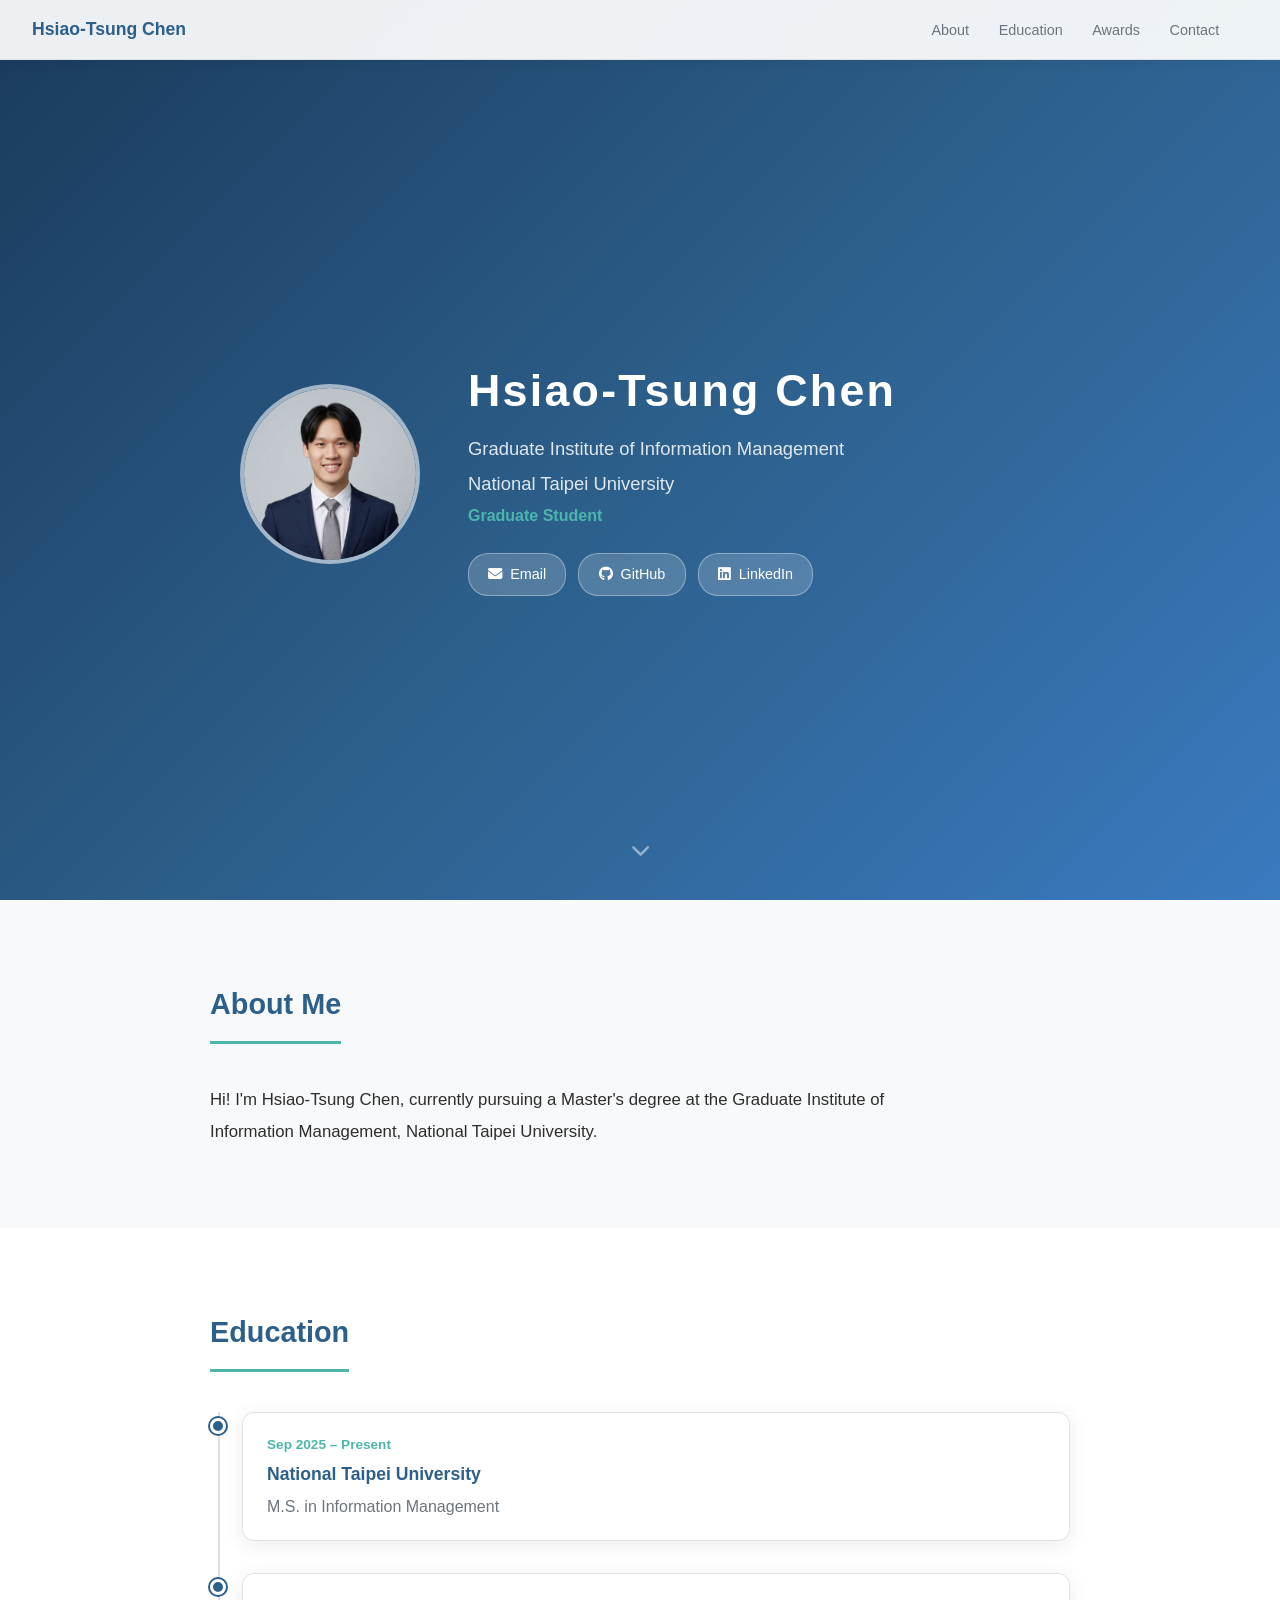
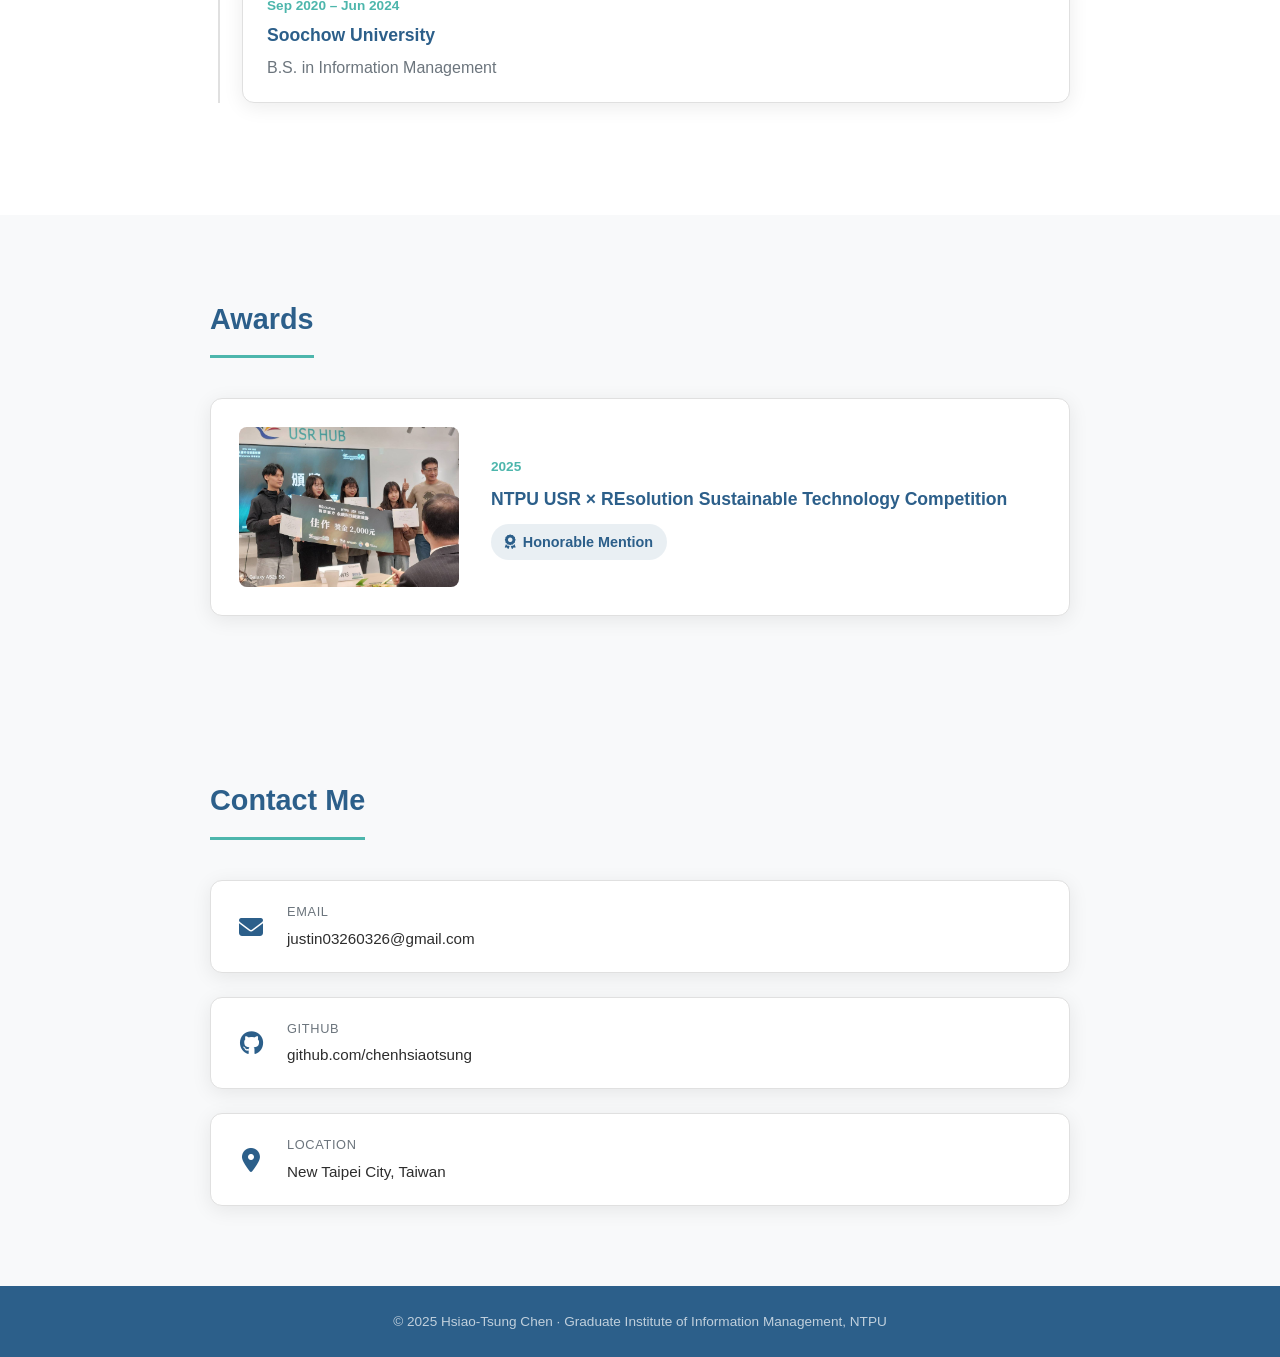
<file: index.html>
<!DOCTYPE html>
<html lang="en">
<head>
  <meta charset="UTF-8" />
  <meta name="viewport" content="width=device-width, initial-scale=1.0" />
  <title>Hsiao-Tsung Chen | Personal Website</title>
  <link rel="stylesheet" href="style.css" />
  <link rel="stylesheet" href="https://cdnjs.cloudflare.com/ajax/libs/font-awesome/6.5.0/css/all.min.css" />
</head>
<body>

  <!-- Navigation -->
  <nav class="navbar">
    <div class="nav-name">Hsiao-Tsung Chen</div>
    <ul class="nav-links">
      <li><a href="#about-me">About</a></li>
      <li><a href="#education">Education</a></li>
      <li><a href="#awards">Awards</a></li>
      <li><a href="#contact">Contact</a></li>
    </ul>
  </nav>

  <!-- Hero Section -->
  <section class="hero" id="about">
    <div class="hero-content">
      <div class="profile-photo-wrapper">
        <div class="profile-photo" onclick="showPhotoTip()">
          <img src="photo.jpg" alt="Hsiao-Tsung Chen" />
        </div>
      </div>
      <div class="hero-info">
        <h1 class="name">Hsiao-Tsung Chen</h1>
        <p class="title">Graduate Institute of Information Management</p>
        <p class="title">National Taipei University</p>
        <p class="subtitle">Graduate Student</p>
        <div class="contact-links">
          <a href="mailto:justin03260326@gmail.com" class="contact-btn">
            <i class="fa-solid fa-envelope"></i>
            <span>Email</span>
          </a>
          <a href="https://github.com/chenhsiaotsung" target="_blank" class="contact-btn">
            <i class="fa-brands fa-github"></i>
            <span>GitHub</span>
          </a>
          <a href="https://linkedin.com/" target="_blank" class="contact-btn">
            <i class="fa-brands fa-linkedin"></i>
            <span>LinkedIn</span>
          </a>
        </div>
      </div>
    </div>
    <div class="scroll-hint">
      <i class="fa-solid fa-chevron-down"></i>
    </div>
  </section>

  <!-- About Me -->
  <section class="section" id="about-me">
    <div class="container">
      <h2 class="section-title">About Me</h2>
      <div class="about-text">
        <p>
          Hi! I'm Hsiao-Tsung Chen, currently pursuing a Master's degree at the Graduate
          Institute of Information Management, National Taipei University.
        </p>
      </div>
    </div>
  </section>

  <!-- Education -->
  <section class="section section-alt" id="education">
    <div class="container">
      <h2 class="section-title">Education</h2>
      <div class="timeline">
        <div class="timeline-item">
          <div class="timeline-dot"></div>
          <div class="timeline-content">
            <div class="timeline-year">Sep 2025 – Present</div>
            <h3>National Taipei University</h3>
            <p>M.S. in Information Management</p>
          </div>
        </div>
        <div class="timeline-item">
          <div class="timeline-dot"></div>
          <div class="timeline-content">
            <div class="timeline-year">Sep 2020 – Jun 2024</div>
            <h3>Soochow University</h3>
            <p>B.S. in Information Management</p>
          </div>
        </div>
      </div>
    </div>
  </section>

  <!-- Awards -->
  <section class="section" id="awards">
    <div class="container">
      <h2 class="section-title">Awards</h2>
      <div class="award-card">
        <div class="award-photo-wrapper">
          <img src="award.jpg" alt="2025 NTPU USR × REsolution Competition" class="award-photo" />
        </div>
        <div class="award-info">
          <div class="award-year">2025</div>
          <h3>NTPU USR × REsolution Sustainable Technology Competition</h3>
          <p class="award-badge"><i class="fa-solid fa-award"></i> Honorable Mention</p>
        </div>
      </div>
    </div>
  </section>

  <!-- Contact -->
  <section class="section" id="contact">
    <div class="container">
      <h2 class="section-title">Contact Me</h2>
      <div class="contact-grid">
        <div class="contact-item">
          <i class="fa-solid fa-envelope"></i>
          <div>
            <p class="contact-label">Email</p>
            <a href="mailto:justin03260326@gmail.com">justin03260326@gmail.com</a>
          </div>
        </div>
        <div class="contact-item">
          <i class="fa-brands fa-github"></i>
          <div>
            <p class="contact-label">GitHub</p>
            <a href="https://github.com/chenhsiaotsung" target="_blank">github.com/chenhsiaotsung</a>
          </div>
        </div>
        <div class="contact-item">
          <i class="fa-solid fa-location-dot"></i>
          <div>
            <p class="contact-label">Location</p>
            <span>New Taipei City, Taiwan</span>
          </div>
        </div>
      </div>
    </div>
  </section>

  <!-- Footer -->
  <footer class="footer">
    <p>© 2025 Hsiao-Tsung Chen &middot; Graduate Institute of Information Management, NTPU</p>
  </footer>

  <script src="script.js"></script>
</body>
</html>
</file>
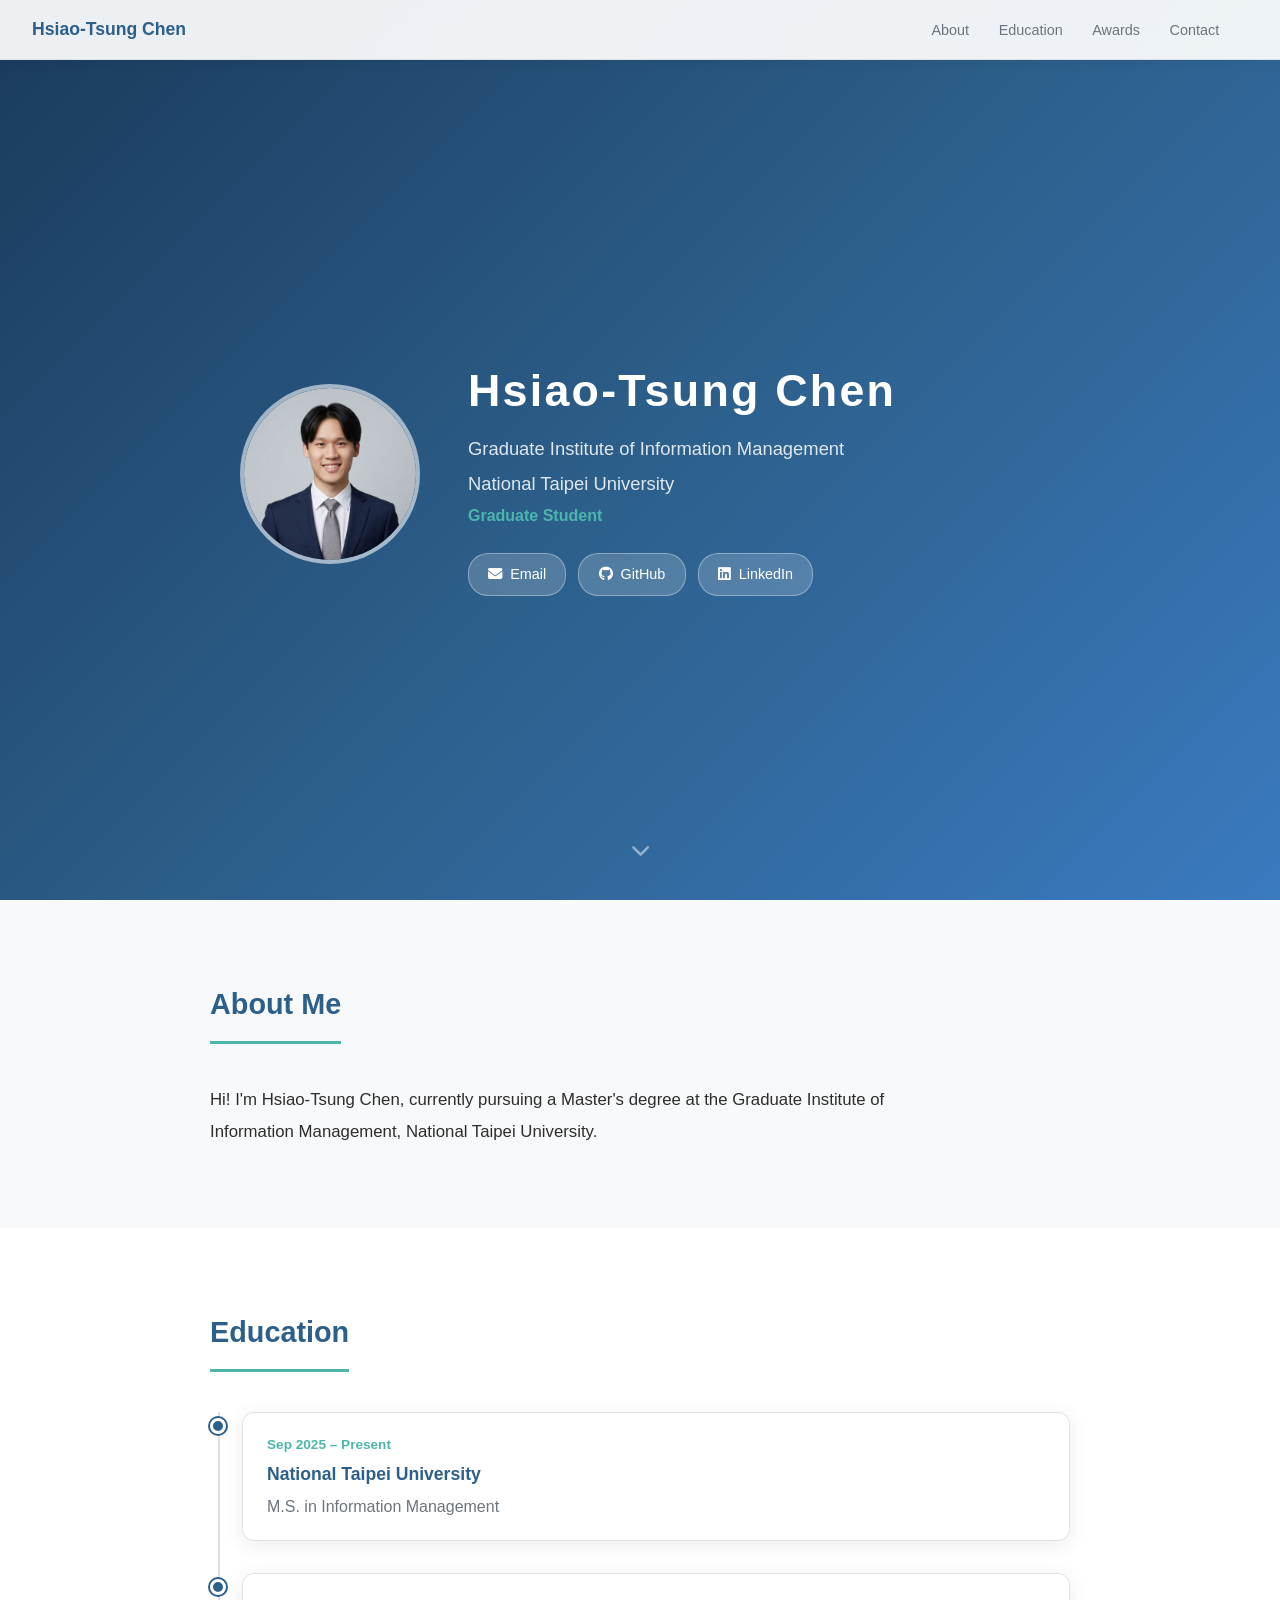
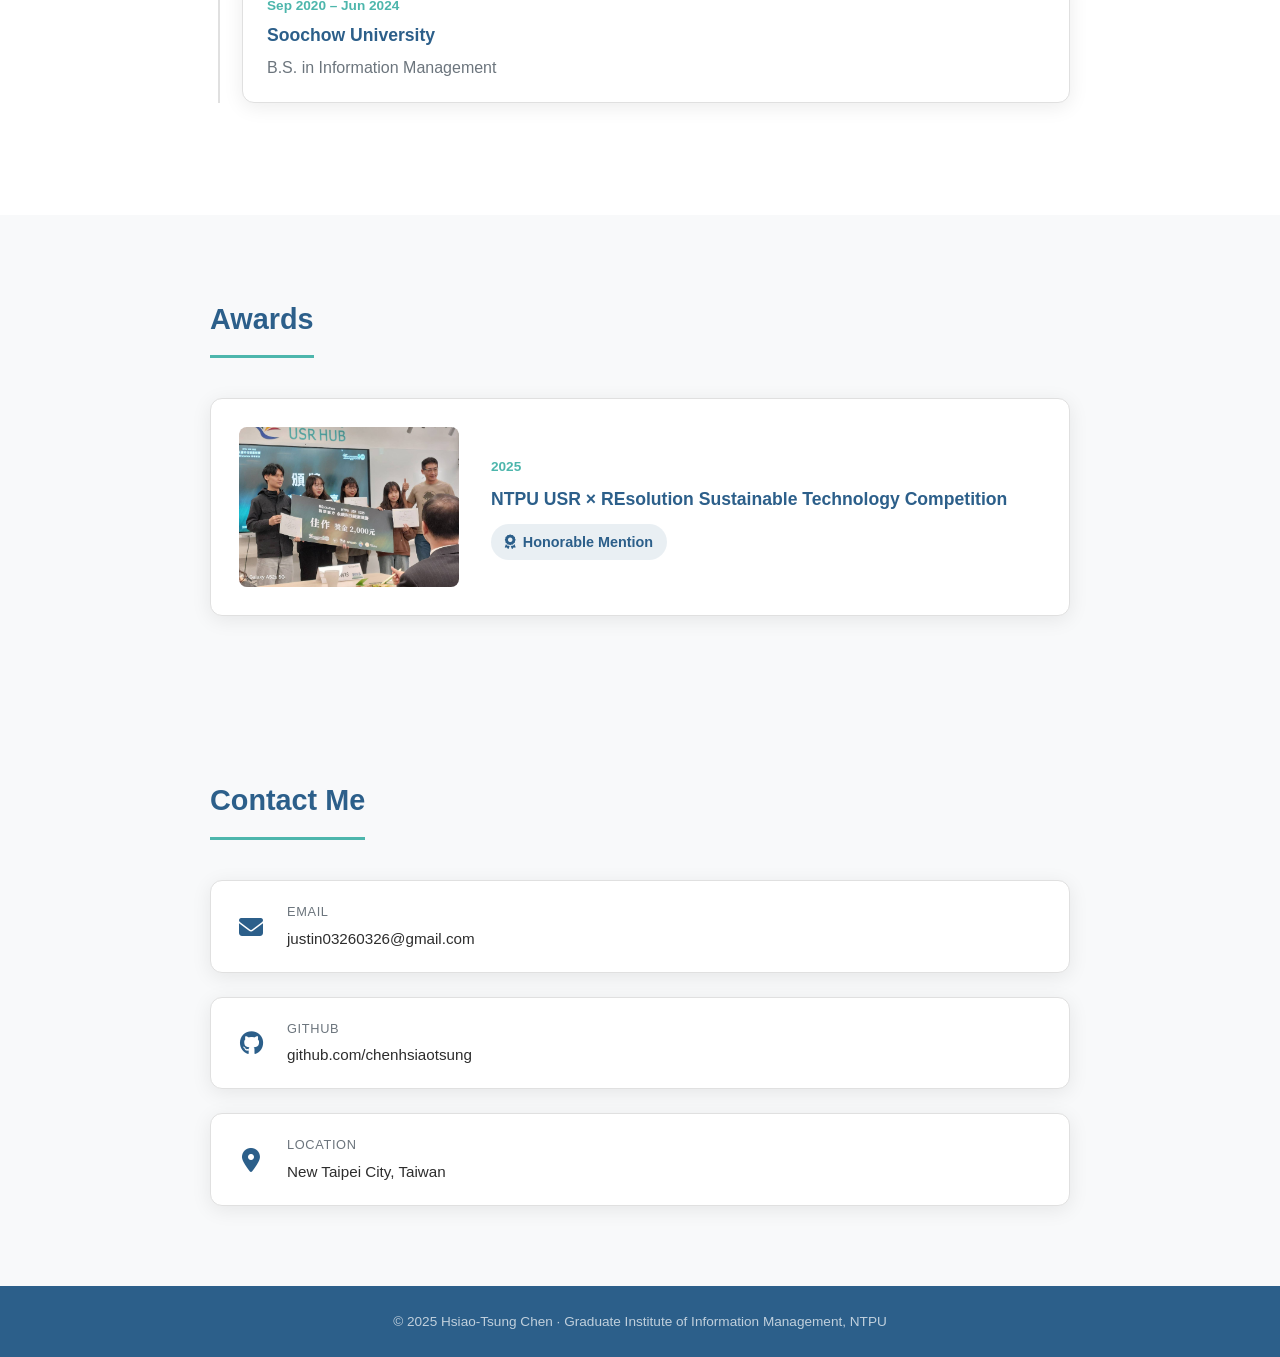
<file: Desktop/個人網站/index.html>
<!DOCTYPE html>
<html lang="en">
<head>
  <meta charset="UTF-8" />
  <meta name="viewport" content="width=device-width, initial-scale=1.0" />
  <title>Hsiao-Tsung Chen | Personal Website</title>
  <link rel="stylesheet" href="style.css" />
  <link rel="stylesheet" href="https://cdnjs.cloudflare.com/ajax/libs/font-awesome/6.5.0/css/all.min.css" />
</head>
<body>

  <!-- Navigation -->
  <nav class="navbar">
    <div class="nav-name">Hsiao-Tsung Chen</div>
    <ul class="nav-links">
      <li><a href="#about-me">About</a></li>
      <li><a href="#education">Education</a></li>
      <li><a href="#awards">Awards</a></li>
      <li><a href="#contact">Contact</a></li>
    </ul>
  </nav>

  <!-- Hero Section -->
  <section class="hero" id="about">
    <div class="hero-content">
      <div class="profile-photo-wrapper">
        <div class="profile-photo" onclick="showPhotoTip()">
          <img src="photo.jpg" alt="Hsiao-Tsung Chen" />
        </div>
      </div>
      <div class="hero-info">
        <h1 class="name">Hsiao-Tsung Chen</h1>
        <p class="title">Graduate Institute of Information Management</p>
        <p class="title">National Taipei University</p>
        <p class="subtitle">Graduate Student</p>
        <div class="contact-links">
          <a href="mailto:justin03260326@gmail.com" class="contact-btn">
            <i class="fa-solid fa-envelope"></i>
            <span>Email</span>
          </a>
          <a href="https://github.com/chenhsiaotsung" target="_blank" class="contact-btn">
            <i class="fa-brands fa-github"></i>
            <span>GitHub</span>
          </a>
          <a href="https://linkedin.com/" target="_blank" class="contact-btn">
            <i class="fa-brands fa-linkedin"></i>
            <span>LinkedIn</span>
          </a>
        </div>
      </div>
    </div>
    <div class="scroll-hint">
      <i class="fa-solid fa-chevron-down"></i>
    </div>
  </section>

  <!-- About Me -->
  <section class="section" id="about-me">
    <div class="container">
      <h2 class="section-title">About Me</h2>
      <div class="about-text">
        <p>
          Hi! I'm Hsiao-Tsung Chen, currently pursuing a Master's degree at the Graduate
          Institute of Information Management, National Taipei University.
        </p>
      </div>
    </div>
  </section>

  <!-- Education -->
  <section class="section section-alt" id="education">
    <div class="container">
      <h2 class="section-title">Education</h2>
      <div class="timeline">
        <div class="timeline-item">
          <div class="timeline-dot"></div>
          <div class="timeline-content">
            <div class="timeline-year">Sep 2025 – Present</div>
            <h3>National Taipei University</h3>
            <p>M.S. in Information Management</p>
          </div>
        </div>
        <div class="timeline-item">
          <div class="timeline-dot"></div>
          <div class="timeline-content">
            <div class="timeline-year">Sep 2020 – Jun 2024</div>
            <h3>Soochow University</h3>
            <p>B.S. in Information Management</p>
          </div>
        </div>
      </div>
    </div>
  </section>

  <!-- Awards -->
  <section class="section" id="awards">
    <div class="container">
      <h2 class="section-title">Awards</h2>
      <div class="award-card">
        <div class="award-photo-wrapper">
          <img src="award.jpg" alt="2025 NTPU USR × REsolution Competition" class="award-photo" />
        </div>
        <div class="award-info">
          <div class="award-year">2025</div>
          <h3>NTPU USR × REsolution Sustainable Technology Competition</h3>
          <p class="award-badge"><i class="fa-solid fa-award"></i> Honorable Mention</p>
        </div>
      </div>
    </div>
  </section>

  <!-- Contact -->
  <section class="section" id="contact">
    <div class="container">
      <h2 class="section-title">Contact Me</h2>
      <div class="contact-grid">
        <div class="contact-item">
          <i class="fa-solid fa-envelope"></i>
          <div>
            <p class="contact-label">Email</p>
            <a href="mailto:justin03260326@gmail.com">justin03260326@gmail.com</a>
          </div>
        </div>
        <div class="contact-item">
          <i class="fa-brands fa-github"></i>
          <div>
            <p class="contact-label">GitHub</p>
            <a href="https://github.com/chenhsiaotsung" target="_blank">github.com/chenhsiaotsung</a>
          </div>
        </div>
        <div class="contact-item">
          <i class="fa-solid fa-location-dot"></i>
          <div>
            <p class="contact-label">Location</p>
            <span>New Taipei City, Taiwan</span>
          </div>
        </div>
      </div>
    </div>
  </section>

  <!-- Footer -->
  <footer class="footer">
    <p>© 2025 Hsiao-Tsung Chen &middot; Graduate Institute of Information Management, NTPU</p>
  </footer>

  <script src="script.js"></script>
</body>
</html>
</file>
<file: style.css>
/* ===== Reset & Base ===== */
*, *::before, *::after {
  box-sizing: border-box;
  margin: 0;
  padding: 0;
}

:root {
  --primary: #2c5f8a;
  --primary-light: #3a7abf;
  --accent: #4db6ac;
  --bg: #f8f9fa;
  --bg-alt: #ffffff;
  --text: #2d2d2d;
  --text-muted: #6c757d;
  --border: #e0e0e0;
  --shadow: 0 4px 20px rgba(0,0,0,0.08);
  --radius: 12px;
}

html {
  scroll-behavior: smooth;
}

body {
  font-family: 'Segoe UI', 'PingFang TC', 'Microsoft JhengHei', sans-serif;
  background: var(--bg);
  color: var(--text);
  line-height: 1.7;
}

/* ===== Navbar ===== */
.navbar {
  position: fixed;
  top: 0;
  left: 0;
  right: 0;
  z-index: 1000;
  display: flex;
  align-items: center;
  padding: 0 2rem;
  height: 60px;
  background: rgba(255,255,255,0.92);
  backdrop-filter: blur(10px);
  border-bottom: 1px solid var(--border);
  box-shadow: 0 2px 12px rgba(0,0,0,0.06);
}

.nav-name {
  font-weight: 700;
  font-size: 1.1rem;
  color: var(--primary);
  margin-right: auto;
}

.nav-links {
  list-style: none;
  display: flex;
  gap: 0.25rem;
  margin-right: 1rem;
}

.nav-links a {
  text-decoration: none;
  color: var(--text-muted);
  font-size: 0.9rem;
  padding: 0.4rem 0.8rem;
  border-radius: 6px;
  transition: all 0.2s;
}

.nav-links a:hover {
  color: var(--primary);
  background: rgba(44,95,138,0.08);
}


/* ===== Hero ===== */
.hero {
  min-height: 100vh;
  display: flex;
  flex-direction: column;
  justify-content: center;
  align-items: center;
  background: linear-gradient(135deg, #1a3a5c 0%, #2c5f8a 50%, #3a7abf 100%);
  color: white;
  padding: 80px 2rem 2rem;
  position: relative;
}

.hero-content {
  display: flex;
  align-items: center;
  gap: 3rem;
  max-width: 800px;
  width: 100%;
}

/* Profile Photo */
.profile-photo-wrapper {
  flex-shrink: 0;
}

.profile-photo {
  width: 180px;
  height: 180px;
  border-radius: 50%;
  background: rgba(255,255,255,0.15);
  border: 4px solid rgba(255,255,255,0.5);
  display: flex;
  flex-direction: column;
  align-items: center;
  justify-content: center;
  overflow: hidden;
  cursor: pointer;
  transition: border-color 0.3s;
  position: relative;
}

.profile-photo:hover {
  border-color: var(--accent);
}

.profile-photo i {
  font-size: 4rem;
  color: rgba(255,255,255,0.5);
}

.photo-hint {
  font-size: 0.7rem;
  color: rgba(255,255,255,0.6);
  margin-top: 0.4rem;
  text-align: center;
}

/* 如果有放實際圖片，用以下方式 */
.profile-photo img {
  width: 100%;
  height: 100%;
  object-fit: cover;
  border-radius: 50%;
}

.hero-info {
  flex: 1;
}

.name {
  font-size: 2.8rem;
  font-weight: 800;
  letter-spacing: 0.05em;
  margin-bottom: 0.3rem;
}

.title {
  font-size: 1.15rem;
  color: rgba(255,255,255,0.85);
  margin-bottom: 0.2rem;
}

.subtitle {
  font-size: 1rem;
  color: var(--accent);
  font-weight: 600;
  margin-bottom: 1.5rem;
}

.contact-links {
  display: flex;
  flex-wrap: wrap;
  gap: 0.75rem;
}

.contact-btn {
  display: inline-flex;
  align-items: center;
  gap: 0.5rem;
  padding: 0.5rem 1.2rem;
  border-radius: 20px;
  background: rgba(255,255,255,0.18);
  color: white;
  text-decoration: none;
  font-size: 0.9rem;
  border: 1px solid rgba(255,255,255,0.35);
  transition: all 0.2s;
  backdrop-filter: blur(4px);
}

.contact-btn:hover {
  background: rgba(255,255,255,0.3);
  transform: translateY(-2px);
}

.scroll-hint {
  position: absolute;
  bottom: 2rem;
  font-size: 1.2rem;
  color: rgba(255,255,255,0.5);
  animation: bounce 2s infinite;
}

@keyframes bounce {
  0%, 100% { transform: translateY(0); }
  50% { transform: translateY(8px); }
}

/* ===== Sections ===== */
.section {
  padding: 5rem 2rem;
}

.section-alt {
  background: var(--bg-alt);
}

.container {
  max-width: 860px;
  margin: 0 auto;
}

.section-title {
  font-size: 1.8rem;
  font-weight: 700;
  color: var(--primary);
  margin-bottom: 2.5rem;
  padding-bottom: 0.75rem;
  border-bottom: 3px solid var(--accent);
  display: inline-block;
}

/* ===== About ===== */
.about-text p {
  font-size: 1.05rem;
  color: var(--text);
  max-width: 700px;
  line-height: 1.9;
}

/* ===== Timeline ===== */
.timeline {
  position: relative;
  padding-left: 2rem;
}

.timeline::before {
  content: '';
  position: absolute;
  left: 8px;
  top: 0;
  bottom: 0;
  width: 2px;
  background: var(--border);
}

.timeline-item {
  position: relative;
  margin-bottom: 2rem;
}

.timeline-dot {
  position: absolute;
  left: -2rem;
  top: 6px;
  width: 16px;
  height: 16px;
  border-radius: 50%;
  background: var(--primary);
  border: 3px solid var(--bg-alt);
  box-shadow: 0 0 0 2px var(--primary);
}

.timeline-content {
  background: var(--bg);
  border: 1px solid var(--border);
  border-radius: var(--radius);
  padding: 1.25rem 1.5rem;
  box-shadow: var(--shadow);
}

.section-alt .timeline-content {
  background: white;
}

.timeline-year {
  font-size: 0.85rem;
  color: var(--accent);
  font-weight: 600;
  margin-bottom: 0.25rem;
}

.timeline-content h3 {
  font-size: 1.1rem;
  font-weight: 700;
  color: var(--primary);
}

.timeline-content p {
  color: var(--text-muted);
  margin-top: 0.2rem;
}

/* ===== Awards ===== */
.award-card {
  display: flex;
  gap: 2rem;
  align-items: center;
  background: white;
  border: 1px solid var(--border);
  border-radius: var(--radius);
  padding: 1.75rem;
  box-shadow: var(--shadow);
}

.award-photo-wrapper {
  flex-shrink: 0;
}

.award-photo {
  width: 220px;
  height: 160px;
  object-fit: cover;
  border-radius: 8px;
  display: block;
}

.award-info {
  flex: 1;
}

.award-year {
  font-size: 0.85rem;
  color: var(--accent);
  font-weight: 600;
  margin-bottom: 0.4rem;
}

.award-info h3 {
  font-size: 1.1rem;
  font-weight: 700;
  color: var(--primary);
  margin-bottom: 0.6rem;
}

.award-badge {
  display: inline-flex;
  align-items: center;
  gap: 0.4rem;
  background: rgba(44,95,138,0.1);
  color: var(--primary);
  padding: 0.35rem 0.9rem;
  border-radius: 20px;
  font-size: 0.9rem;
  font-weight: 600;
}

@media (max-width: 640px) {
  .award-card {
    flex-direction: column;
  }
  .award-photo {
    width: 100%;
    height: 200px;
  }
}

/* ===== Skills ===== */
.skills-grid {
  display: grid;
  grid-template-columns: repeat(auto-fit, minmax(220px, 1fr));
  gap: 1.5rem;
}

.skill-category {
  background: white;
  border: 1px solid var(--border);
  border-radius: var(--radius);
  padding: 1.5rem;
  box-shadow: var(--shadow);
}

.skill-category h3 {
  font-size: 1rem;
  color: var(--primary);
  margin-bottom: 1rem;
  display: flex;
  align-items: center;
  gap: 0.5rem;
}

.skill-tags {
  display: flex;
  flex-wrap: wrap;
  gap: 0.5rem;
}

.tag {
  background: rgba(44,95,138,0.1);
  color: var(--primary);
  border-radius: 20px;
  padding: 0.3rem 0.85rem;
  font-size: 0.85rem;
  font-weight: 500;
}

.tag.small {
  padding: 0.2rem 0.65rem;
  font-size: 0.78rem;
}

/* ===== Projects ===== */
.projects-grid {
  display: grid;
  grid-template-columns: repeat(auto-fill, minmax(260px, 1fr));
  gap: 1.5rem;
}

.project-card {
  background: white;
  border: 1px solid var(--border);
  border-radius: var(--radius);
  padding: 1.75rem;
  box-shadow: var(--shadow);
  transition: transform 0.2s, box-shadow 0.2s;
}

.project-card:hover {
  transform: translateY(-4px);
  box-shadow: 0 8px 30px rgba(0,0,0,0.12);
}

.placeholder-card {
  border: 2px dashed var(--border);
  box-shadow: none;
  opacity: 0.6;
}

.project-icon {
  font-size: 2rem;
  color: var(--primary);
  margin-bottom: 1rem;
}

.project-card h3 {
  font-size: 1.05rem;
  font-weight: 700;
  margin-bottom: 0.5rem;
  color: var(--primary);
}

.project-card p {
  font-size: 0.9rem;
  color: var(--text-muted);
  line-height: 1.7;
  margin-bottom: 1rem;
}

.project-link {
  display: inline-flex;
  align-items: center;
  gap: 0.4rem;
  font-size: 0.85rem;
  color: var(--primary);
  text-decoration: none;
  font-weight: 600;
  margin-top: 0.75rem;
}

.project-link:hover {
  color: var(--accent);
}

/* ===== Contact ===== */
.contact-grid {
  display: flex;
  flex-direction: column;
  gap: 1.5rem;
}

.contact-item {
  display: flex;
  align-items: center;
  gap: 1.25rem;
  background: white;
  border: 1px solid var(--border);
  border-radius: var(--radius);
  padding: 1.25rem 1.5rem;
  box-shadow: var(--shadow);
}

.contact-item i {
  font-size: 1.5rem;
  color: var(--primary);
  width: 2rem;
  text-align: center;
}

.contact-label {
  font-size: 0.8rem;
  color: var(--text-muted);
  text-transform: uppercase;
  letter-spacing: 0.05em;
  margin-bottom: 0.1rem;
}

.contact-item a, .contact-item span {
  font-size: 0.95rem;
  color: var(--text);
  text-decoration: none;
}

.contact-item a:hover {
  color: var(--primary-light);
  text-decoration: underline;
}

/* ===== Footer ===== */
.footer {
  background: var(--primary);
  color: rgba(255,255,255,0.7);
  text-align: center;
  padding: 1.5rem;
  font-size: 0.85rem;
}

/* ===== Fade-in Animation ===== */
.fade-in {
  opacity: 0;
  transform: translateY(20px);
  transition: opacity 0.6s ease, transform 0.6s ease;
}

.fade-in.visible {
  opacity: 1;
  transform: translateY(0);
}

.nav-links a.active {
  color: var(--primary);
  font-weight: 600;
}

/* ===== Responsive ===== */
@media (max-width: 640px) {
  .hero-content {
    flex-direction: column;
    text-align: center;
    gap: 1.5rem;
  }

  .name {
    font-size: 2rem;
  }

  .contact-links {
    justify-content: center;
  }

  .nav-links {
    display: none;
  }

  .navbar {
    padding: 0 1rem;
  }
}
</file>
<file: Desktop/個人網站/style.css>
/* ===== Reset & Base ===== */
*, *::before, *::after {
  box-sizing: border-box;
  margin: 0;
  padding: 0;
}

:root {
  --primary: #2c5f8a;
  --primary-light: #3a7abf;
  --accent: #4db6ac;
  --bg: #f8f9fa;
  --bg-alt: #ffffff;
  --text: #2d2d2d;
  --text-muted: #6c757d;
  --border: #e0e0e0;
  --shadow: 0 4px 20px rgba(0,0,0,0.08);
  --radius: 12px;
}

html {
  scroll-behavior: smooth;
}

body {
  font-family: 'Segoe UI', 'PingFang TC', 'Microsoft JhengHei', sans-serif;
  background: var(--bg);
  color: var(--text);
  line-height: 1.7;
}

/* ===== Navbar ===== */
.navbar {
  position: fixed;
  top: 0;
  left: 0;
  right: 0;
  z-index: 1000;
  display: flex;
  align-items: center;
  padding: 0 2rem;
  height: 60px;
  background: rgba(255,255,255,0.92);
  backdrop-filter: blur(10px);
  border-bottom: 1px solid var(--border);
  box-shadow: 0 2px 12px rgba(0,0,0,0.06);
}

.nav-name {
  font-weight: 700;
  font-size: 1.1rem;
  color: var(--primary);
  margin-right: auto;
}

.nav-links {
  list-style: none;
  display: flex;
  gap: 0.25rem;
  margin-right: 1rem;
}

.nav-links a {
  text-decoration: none;
  color: var(--text-muted);
  font-size: 0.9rem;
  padding: 0.4rem 0.8rem;
  border-radius: 6px;
  transition: all 0.2s;
}

.nav-links a:hover {
  color: var(--primary);
  background: rgba(44,95,138,0.08);
}


/* ===== Hero ===== */
.hero {
  min-height: 100vh;
  display: flex;
  flex-direction: column;
  justify-content: center;
  align-items: center;
  background: linear-gradient(135deg, #1a3a5c 0%, #2c5f8a 50%, #3a7abf 100%);
  color: white;
  padding: 80px 2rem 2rem;
  position: relative;
}

.hero-content {
  display: flex;
  align-items: center;
  gap: 3rem;
  max-width: 800px;
  width: 100%;
}

/* Profile Photo */
.profile-photo-wrapper {
  flex-shrink: 0;
}

.profile-photo {
  width: 180px;
  height: 180px;
  border-radius: 50%;
  background: rgba(255,255,255,0.15);
  border: 4px solid rgba(255,255,255,0.5);
  display: flex;
  flex-direction: column;
  align-items: center;
  justify-content: center;
  overflow: hidden;
  cursor: pointer;
  transition: border-color 0.3s;
  position: relative;
}

.profile-photo:hover {
  border-color: var(--accent);
}

.profile-photo i {
  font-size: 4rem;
  color: rgba(255,255,255,0.5);
}

.photo-hint {
  font-size: 0.7rem;
  color: rgba(255,255,255,0.6);
  margin-top: 0.4rem;
  text-align: center;
}

/* 如果有放實際圖片，用以下方式 */
.profile-photo img {
  width: 100%;
  height: 100%;
  object-fit: cover;
  border-radius: 50%;
}

.hero-info {
  flex: 1;
}

.name {
  font-size: 2.8rem;
  font-weight: 800;
  letter-spacing: 0.05em;
  margin-bottom: 0.3rem;
}

.title {
  font-size: 1.15rem;
  color: rgba(255,255,255,0.85);
  margin-bottom: 0.2rem;
}

.subtitle {
  font-size: 1rem;
  color: var(--accent);
  font-weight: 600;
  margin-bottom: 1.5rem;
}

.contact-links {
  display: flex;
  flex-wrap: wrap;
  gap: 0.75rem;
}

.contact-btn {
  display: inline-flex;
  align-items: center;
  gap: 0.5rem;
  padding: 0.5rem 1.2rem;
  border-radius: 20px;
  background: rgba(255,255,255,0.18);
  color: white;
  text-decoration: none;
  font-size: 0.9rem;
  border: 1px solid rgba(255,255,255,0.35);
  transition: all 0.2s;
  backdrop-filter: blur(4px);
}

.contact-btn:hover {
  background: rgba(255,255,255,0.3);
  transform: translateY(-2px);
}

.scroll-hint {
  position: absolute;
  bottom: 2rem;
  font-size: 1.2rem;
  color: rgba(255,255,255,0.5);
  animation: bounce 2s infinite;
}

@keyframes bounce {
  0%, 100% { transform: translateY(0); }
  50% { transform: translateY(8px); }
}

/* ===== Sections ===== */
.section {
  padding: 5rem 2rem;
}

.section-alt {
  background: var(--bg-alt);
}

.container {
  max-width: 860px;
  margin: 0 auto;
}

.section-title {
  font-size: 1.8rem;
  font-weight: 700;
  color: var(--primary);
  margin-bottom: 2.5rem;
  padding-bottom: 0.75rem;
  border-bottom: 3px solid var(--accent);
  display: inline-block;
}

/* ===== About ===== */
.about-text p {
  font-size: 1.05rem;
  color: var(--text);
  max-width: 700px;
  line-height: 1.9;
}

/* ===== Timeline ===== */
.timeline {
  position: relative;
  padding-left: 2rem;
}

.timeline::before {
  content: '';
  position: absolute;
  left: 8px;
  top: 0;
  bottom: 0;
  width: 2px;
  background: var(--border);
}

.timeline-item {
  position: relative;
  margin-bottom: 2rem;
}

.timeline-dot {
  position: absolute;
  left: -2rem;
  top: 6px;
  width: 16px;
  height: 16px;
  border-radius: 50%;
  background: var(--primary);
  border: 3px solid var(--bg-alt);
  box-shadow: 0 0 0 2px var(--primary);
}

.timeline-content {
  background: var(--bg);
  border: 1px solid var(--border);
  border-radius: var(--radius);
  padding: 1.25rem 1.5rem;
  box-shadow: var(--shadow);
}

.section-alt .timeline-content {
  background: white;
}

.timeline-year {
  font-size: 0.85rem;
  color: var(--accent);
  font-weight: 600;
  margin-bottom: 0.25rem;
}

.timeline-content h3 {
  font-size: 1.1rem;
  font-weight: 700;
  color: var(--primary);
}

.timeline-content p {
  color: var(--text-muted);
  margin-top: 0.2rem;
}

/* ===== Awards ===== */
.award-card {
  display: flex;
  gap: 2rem;
  align-items: center;
  background: white;
  border: 1px solid var(--border);
  border-radius: var(--radius);
  padding: 1.75rem;
  box-shadow: var(--shadow);
}

.award-photo-wrapper {
  flex-shrink: 0;
}

.award-photo {
  width: 220px;
  height: 160px;
  object-fit: cover;
  border-radius: 8px;
  display: block;
}

.award-info {
  flex: 1;
}

.award-year {
  font-size: 0.85rem;
  color: var(--accent);
  font-weight: 600;
  margin-bottom: 0.4rem;
}

.award-info h3 {
  font-size: 1.1rem;
  font-weight: 700;
  color: var(--primary);
  margin-bottom: 0.6rem;
}

.award-badge {
  display: inline-flex;
  align-items: center;
  gap: 0.4rem;
  background: rgba(44,95,138,0.1);
  color: var(--primary);
  padding: 0.35rem 0.9rem;
  border-radius: 20px;
  font-size: 0.9rem;
  font-weight: 600;
}

@media (max-width: 640px) {
  .award-card {
    flex-direction: column;
  }
  .award-photo {
    width: 100%;
    height: 200px;
  }
}

/* ===== Skills ===== */
.skills-grid {
  display: grid;
  grid-template-columns: repeat(auto-fit, minmax(220px, 1fr));
  gap: 1.5rem;
}

.skill-category {
  background: white;
  border: 1px solid var(--border);
  border-radius: var(--radius);
  padding: 1.5rem;
  box-shadow: var(--shadow);
}

.skill-category h3 {
  font-size: 1rem;
  color: var(--primary);
  margin-bottom: 1rem;
  display: flex;
  align-items: center;
  gap: 0.5rem;
}

.skill-tags {
  display: flex;
  flex-wrap: wrap;
  gap: 0.5rem;
}

.tag {
  background: rgba(44,95,138,0.1);
  color: var(--primary);
  border-radius: 20px;
  padding: 0.3rem 0.85rem;
  font-size: 0.85rem;
  font-weight: 500;
}

.tag.small {
  padding: 0.2rem 0.65rem;
  font-size: 0.78rem;
}

/* ===== Projects ===== */
.projects-grid {
  display: grid;
  grid-template-columns: repeat(auto-fill, minmax(260px, 1fr));
  gap: 1.5rem;
}

.project-card {
  background: white;
  border: 1px solid var(--border);
  border-radius: var(--radius);
  padding: 1.75rem;
  box-shadow: var(--shadow);
  transition: transform 0.2s, box-shadow 0.2s;
}

.project-card:hover {
  transform: translateY(-4px);
  box-shadow: 0 8px 30px rgba(0,0,0,0.12);
}

.placeholder-card {
  border: 2px dashed var(--border);
  box-shadow: none;
  opacity: 0.6;
}

.project-icon {
  font-size: 2rem;
  color: var(--primary);
  margin-bottom: 1rem;
}

.project-card h3 {
  font-size: 1.05rem;
  font-weight: 700;
  margin-bottom: 0.5rem;
  color: var(--primary);
}

.project-card p {
  font-size: 0.9rem;
  color: var(--text-muted);
  line-height: 1.7;
  margin-bottom: 1rem;
}

.project-link {
  display: inline-flex;
  align-items: center;
  gap: 0.4rem;
  font-size: 0.85rem;
  color: var(--primary);
  text-decoration: none;
  font-weight: 600;
  margin-top: 0.75rem;
}

.project-link:hover {
  color: var(--accent);
}

/* ===== Contact ===== */
.contact-grid {
  display: flex;
  flex-direction: column;
  gap: 1.5rem;
}

.contact-item {
  display: flex;
  align-items: center;
  gap: 1.25rem;
  background: white;
  border: 1px solid var(--border);
  border-radius: var(--radius);
  padding: 1.25rem 1.5rem;
  box-shadow: var(--shadow);
}

.contact-item i {
  font-size: 1.5rem;
  color: var(--primary);
  width: 2rem;
  text-align: center;
}

.contact-label {
  font-size: 0.8rem;
  color: var(--text-muted);
  text-transform: uppercase;
  letter-spacing: 0.05em;
  margin-bottom: 0.1rem;
}

.contact-item a, .contact-item span {
  font-size: 0.95rem;
  color: var(--text);
  text-decoration: none;
}

.contact-item a:hover {
  color: var(--primary-light);
  text-decoration: underline;
}

/* ===== Footer ===== */
.footer {
  background: var(--primary);
  color: rgba(255,255,255,0.7);
  text-align: center;
  padding: 1.5rem;
  font-size: 0.85rem;
}

/* ===== Fade-in Animation ===== */
.fade-in {
  opacity: 0;
  transform: translateY(20px);
  transition: opacity 0.6s ease, transform 0.6s ease;
}

.fade-in.visible {
  opacity: 1;
  transform: translateY(0);
}

.nav-links a.active {
  color: var(--primary);
  font-weight: 600;
}

/* ===== Responsive ===== */
@media (max-width: 640px) {
  .hero-content {
    flex-direction: column;
    text-align: center;
    gap: 1.5rem;
  }

  .name {
    font-size: 2rem;
  }

  .contact-links {
    justify-content: center;
  }

  .nav-links {
    display: none;
  }

  .navbar {
    padding: 0 1rem;
  }
}
</file>
